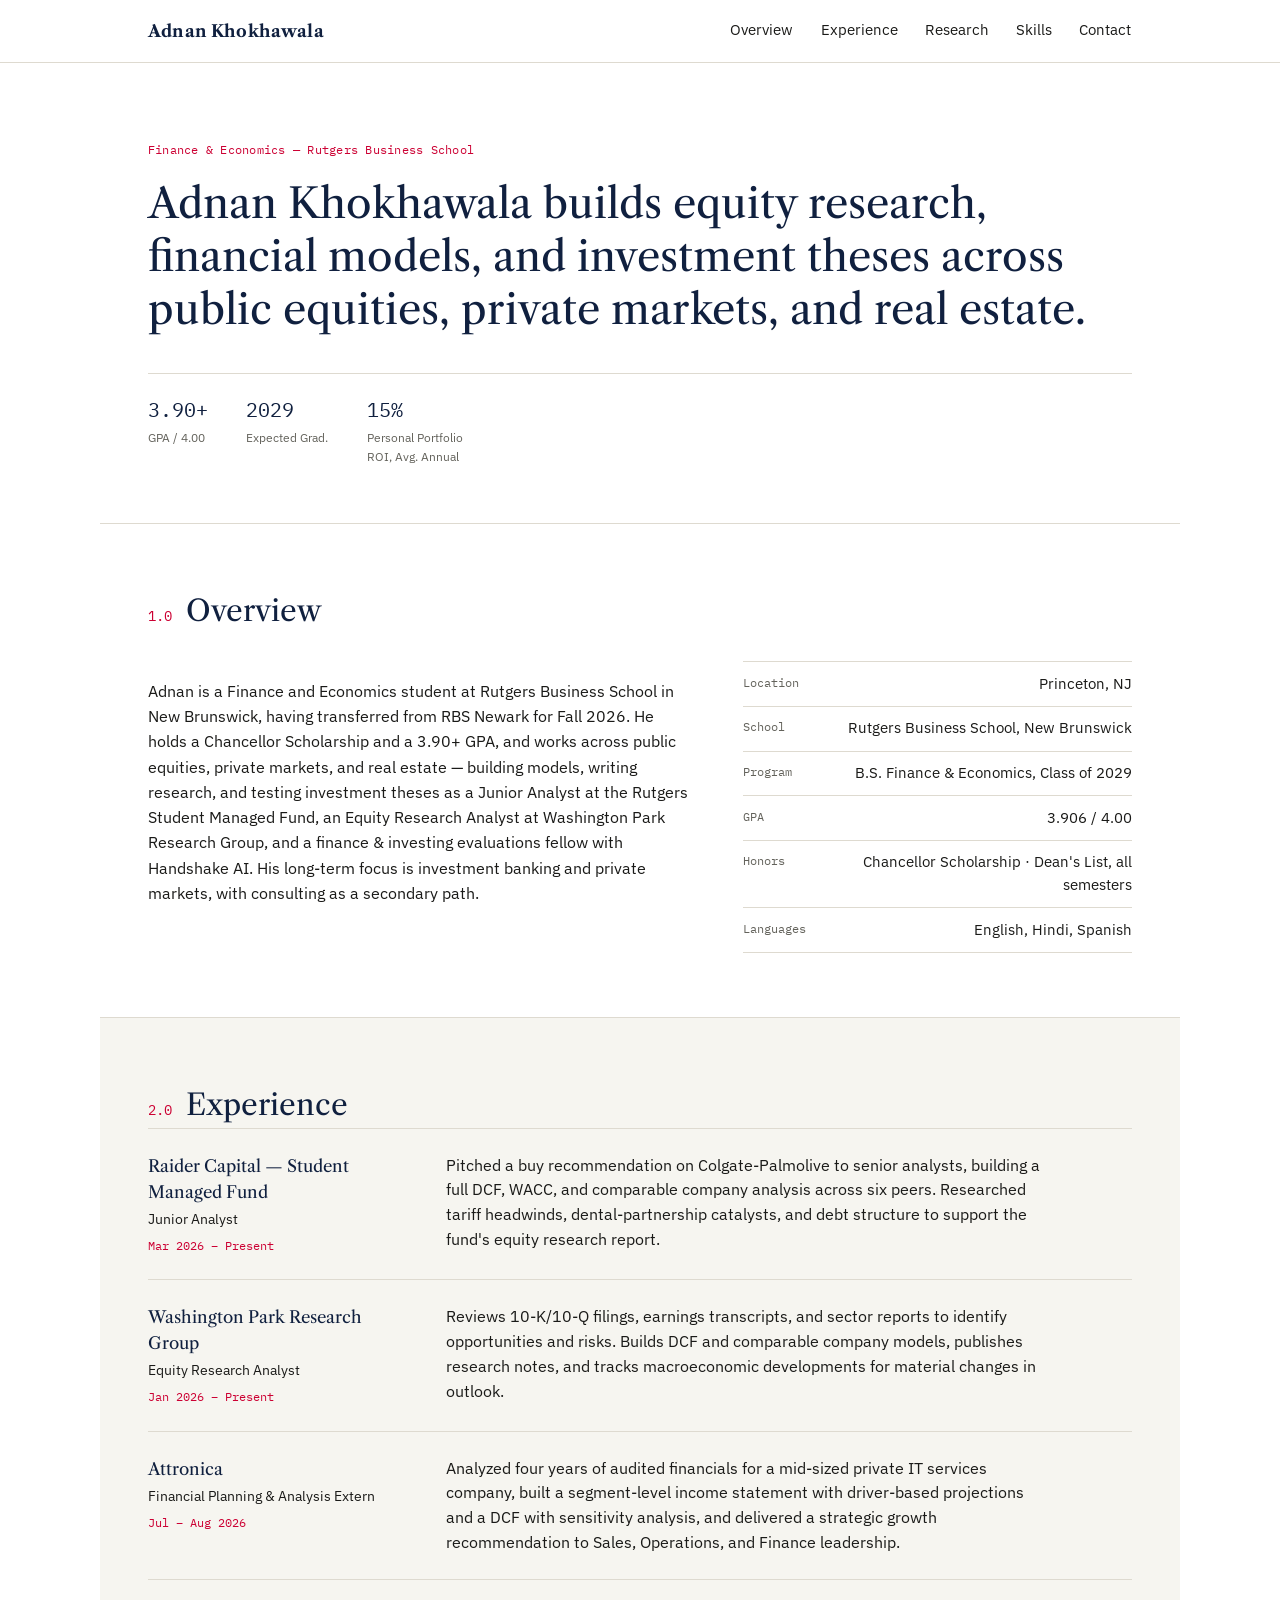
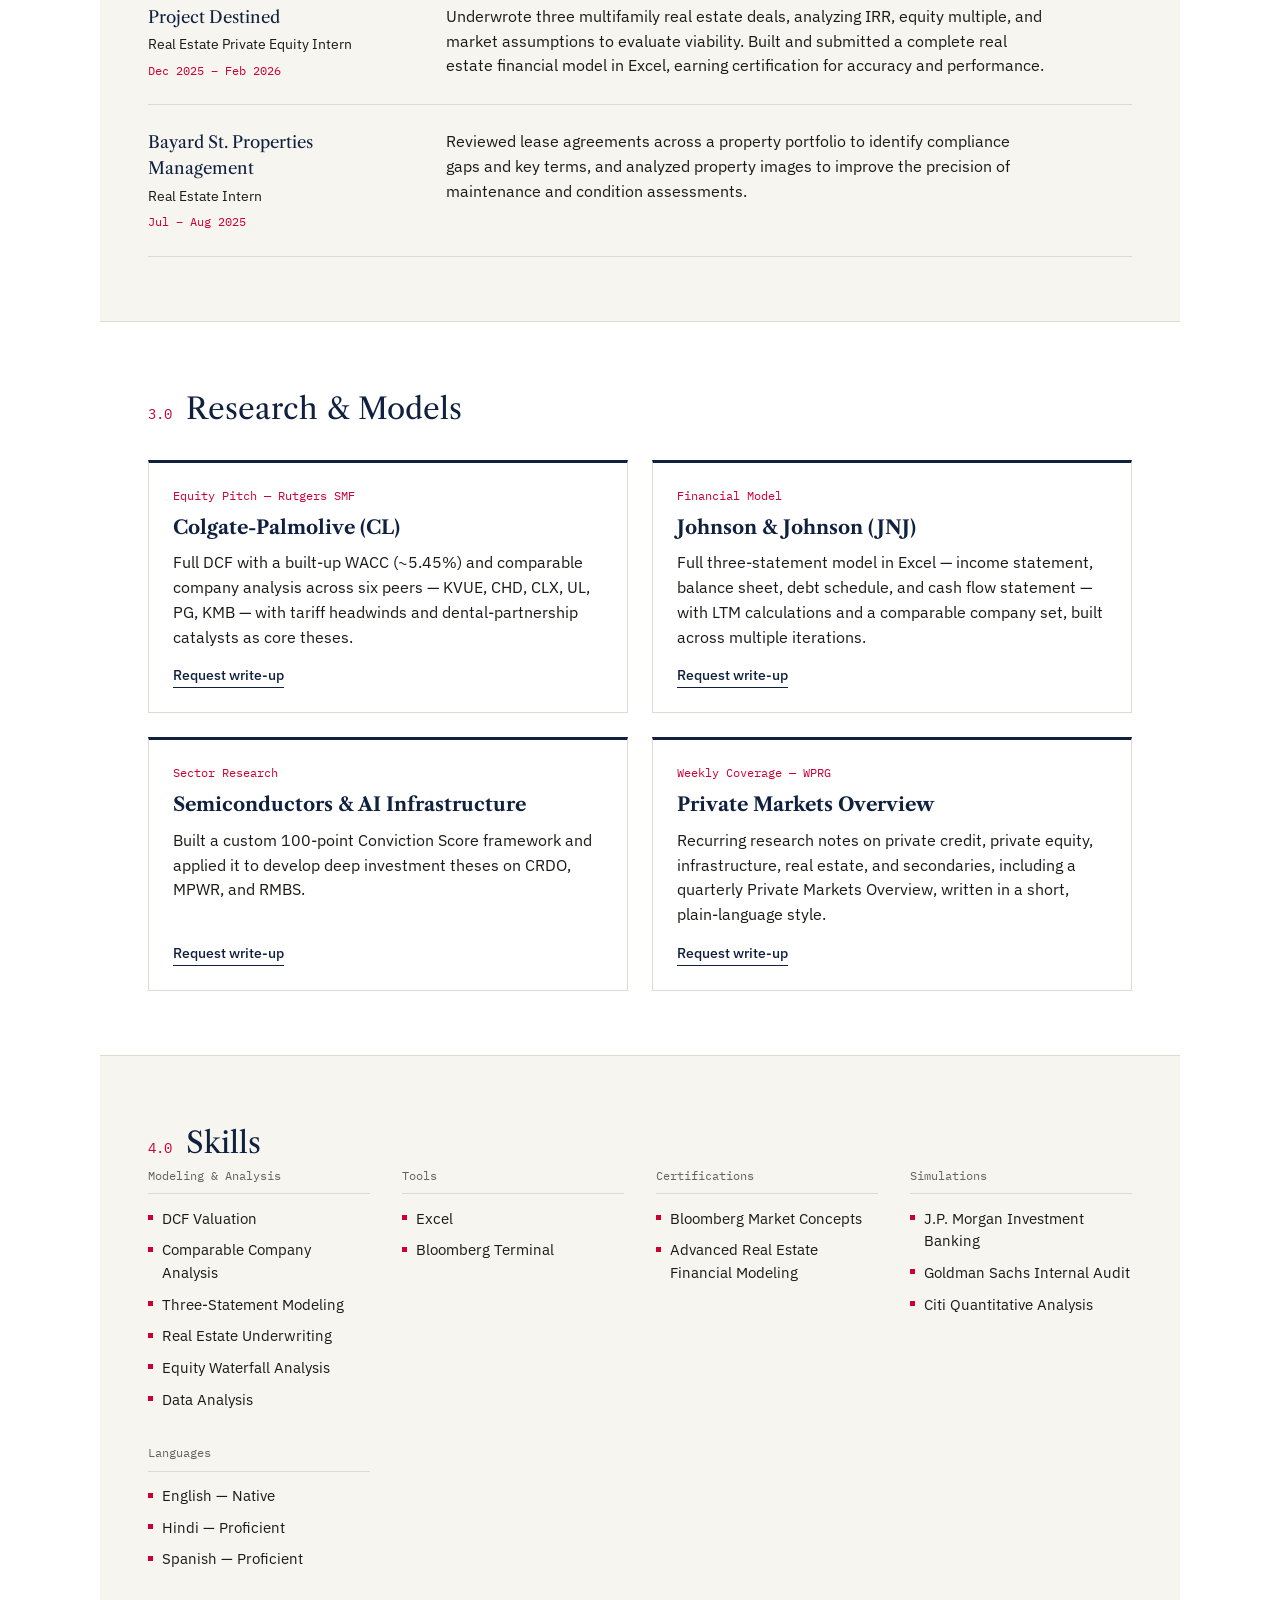
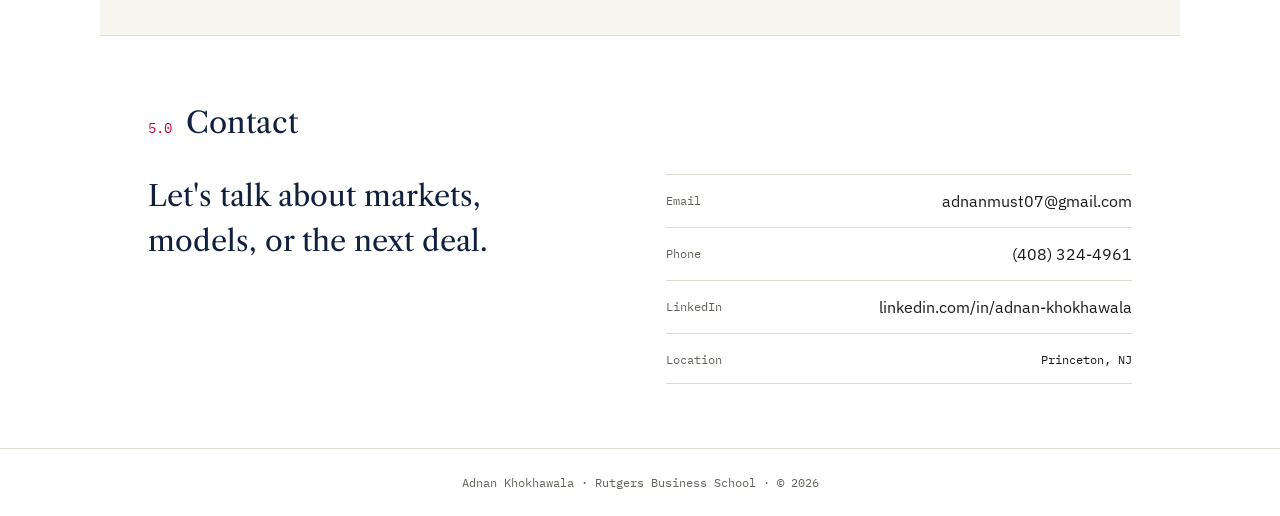
<file: index.html>
<!DOCTYPE html>
<html lang="en">
<head>
<meta charset="UTF-8">
<meta name="viewport" content="width=device-width, initial-scale=1.0">
<title>Adnan Khokhawala — Finance &amp; Equity Research</title>
<meta name="description" content="Adnan Khokhawala — Finance and Economics student at Rutgers Business School. Equity research, financial modeling, and private markets analysis.">
<link rel="preconnect" href="https://fonts.googleapis.com">
<link rel="preconnect" href="https://fonts.gstatic.com" crossorigin>
<link href="https://fonts.googleapis.com/css2?family=Libre+Caslon+Text:ital,wght@0,400;0,700;1,400&family=IBM+Plex+Sans:wght@400;500;600&family=IBM+Plex+Mono:wght@400;500&display=swap" rel="stylesheet">
<link rel="stylesheet" href="styles.css">
</head>
<body>

<a class="skip-link" href="#main">Skip to content</a>

<header class="masthead">
  <div class="masthead__inner">
    <a href="#top" class="masthead__name">Adnan Khokhawala</a>
    <button class="nav-toggle" id="navToggle" aria-expanded="false" aria-controls="primaryNav" aria-label="Toggle navigation">
      <span></span><span></span><span></span>
    </button>
    <nav class="nav" id="primaryNav" aria-label="Primary">
      <a href="#overview">Overview</a>
      <a href="#experience">Experience</a>
      <a href="#research">Research</a>
      <a href="#skills">Skills</a>
      <a href="#contact">Contact</a>
    </nav>
  </div>
</header>

<main id="main">

  <section class="hero" id="top">
    <div class="hero__grid">
      <div class="hero__text">
        <p class="hero__eyebrow">Finance &amp; Economics — Rutgers Business School</p>
        <h1 class="hero__statement">Adnan Khokhawala builds equity research, financial models, and investment theses across public equities, private markets, and real estate.</h1>
        <div class="hero__stats">
          <div class="stat">
            <span class="stat__value">3.90+</span>
            <span class="stat__label">GPA / 4.00</span>
          </div>
          <div class="stat">
            <span class="stat__value">2029</span>
            <span class="stat__label">Expected Grad.</span>
          </div>
          <div class="stat">
            <span class="stat__value">15%</span>
            <span class="stat__label">Personal Portfolio ROI, Avg. Annual</span>
          </div>
        </div>
      </div>
    </div>
  </section>

  <section class="section" id="overview">
    <div class="section__head">
      <span class="section__num">1.0</span>
      <h2>Overview</h2>
    </div>
    <div class="section__body overview__grid">
      <p class="overview__text">Adnan is a Finance and Economics student at Rutgers Business School in New Brunswick, having transferred from RBS Newark for Fall 2026. He holds a Chancellor Scholarship and a 3.90+ GPA, and works across public equities, private markets, and real estate — building models, writing research, and testing investment theses as a Junior Analyst at the Rutgers Student Managed Fund, an Equity Research Analyst at Washington Park Research Group, and a finance &amp; investing evaluations fellow with Handshake AI. His long-term focus is investment banking and private markets, with consulting as a secondary path.</p>
      <dl class="fact-list">
        <div><dt>Location</dt><dd>Princeton, NJ</dd></div>
        <div><dt>School</dt><dd>Rutgers Business School, New Brunswick</dd></div>
        <div><dt>Program</dt><dd>B.S. Finance &amp; Economics, Class of 2029</dd></div>
        <div><dt>GPA</dt><dd>3.906 / 4.00</dd></div>
        <div><dt>Honors</dt><dd>Chancellor Scholarship · Dean's List, all semesters</dd></div>
        <div><dt>Languages</dt><dd>English, Hindi, Spanish</dd></div>
      </dl>
    </div>
  </section>

  <section class="section section--alt" id="experience">
    <div class="section__head">
      <span class="section__num">2.0</span>
      <h2>Experience</h2>
    </div>
    <div class="section__body">
      <ul class="timeline">
        <li class="timeline__row">
          <div class="timeline__meta">
            <p class="timeline__org">Raider Capital — Student Managed Fund</p>
            <p class="timeline__role">Junior Analyst</p>
            <p class="timeline__date">Mar 2026 – Present</p>
          </div>
          <p class="timeline__desc">Pitched a buy recommendation on Colgate-Palmolive to senior analysts, building a full DCF, WACC, and comparable company analysis across six peers. Researched tariff headwinds, dental-partnership catalysts, and debt structure to support the fund's equity research report.</p>
        </li>
        <li class="timeline__row">
          <div class="timeline__meta">
            <p class="timeline__org">Washington Park Research Group</p>
            <p class="timeline__role">Equity Research Analyst</p>
            <p class="timeline__date">Jan 2026 – Present</p>
          </div>
          <p class="timeline__desc">Reviews 10-K/10-Q filings, earnings transcripts, and sector reports to identify opportunities and risks. Builds DCF and comparable company models, publishes research notes, and tracks macroeconomic developments for material changes in outlook.</p>
        </li>
        <li class="timeline__row">
          <div class="timeline__meta">
            <p class="timeline__org">Attronica</p>
            <p class="timeline__role">Financial Planning &amp; Analysis Extern</p>
            <p class="timeline__date">Jul – Aug 2026</p>
          </div>
          <p class="timeline__desc">Analyzed four years of audited financials for a mid-sized private IT services company, built a segment-level income statement with driver-based projections and a DCF with sensitivity analysis, and delivered a strategic growth recommendation to Sales, Operations, and Finance leadership.</p>
        </li>
        <li class="timeline__row">
          <div class="timeline__meta">
            <p class="timeline__org">Project Destined</p>
            <p class="timeline__role">Real Estate Private Equity Intern</p>
            <p class="timeline__date">Dec 2025 – Feb 2026</p>
          </div>
          <p class="timeline__desc">Underwrote three multifamily real estate deals, analyzing IRR, equity multiple, and market assumptions to evaluate viability. Built and submitted a complete real estate financial model in Excel, earning certification for accuracy and performance.</p>
        </li>
        <li class="timeline__row">
          <div class="timeline__meta">
            <p class="timeline__org">Bayard St. Properties Management</p>
            <p class="timeline__role">Real Estate Intern</p>
            <p class="timeline__date">Jul – Aug 2025</p>
          </div>
          <p class="timeline__desc">Reviewed lease agreements across a property portfolio to identify compliance gaps and key terms, and analyzed property images to improve the precision of maintenance and condition assessments.</p>
        </li>
      </ul>
    </div>
  </section>

  <section class="section" id="research">
    <div class="section__head">
      <span class="section__num">3.0</span>
      <h2>Research &amp; Models</h2>
    </div>
    <div class="section__body">
      <div class="cards">
        <article class="card">
          <p class="card__tag">Equity Pitch — Rutgers SMF</p>
          <h3 class="card__title">Colgate-Palmolive (CL)</h3>
          <p class="card__desc">Full DCF with a built-up WACC (~5.45%) and comparable company analysis across six peers — KVUE, CHD, CLX, UL, PG, KMB — with tariff headwinds and dental-partnership catalysts as core theses.</p>
          <a class="card__link" href="mailto:adnanmust07@gmail.com?subject=Write-up%20request%3A%20Colgate-Palmolive%20(CL)%20pitch">Request write-up</a>
        </article>
        <article class="card">
          <p class="card__tag">Financial Model</p>
          <h3 class="card__title">Johnson &amp; Johnson (JNJ)</h3>
          <p class="card__desc">Full three-statement model in Excel — income statement, balance sheet, debt schedule, and cash flow statement — with LTM calculations and a comparable company set, built across multiple iterations.</p>
          <a class="card__link" href="mailto:adnanmust07@gmail.com?subject=Write-up%20request%3A%20JNJ%20financial%20model">Request write-up</a>
        </article>
        <article class="card">
          <p class="card__tag">Sector Research</p>
          <h3 class="card__title">Semiconductors &amp; AI Infrastructure</h3>
          <p class="card__desc">Built a custom 100-point Conviction Score framework and applied it to develop deep investment theses on CRDO, MPWR, and RMBS.</p>
          <a class="card__link" href="mailto:adnanmust07@gmail.com?subject=Write-up%20request%3A%20Semiconductor%20%26%20AI%20infrastructure%20research">Request write-up</a>
        </article>
        <article class="card">
          <p class="card__tag">Weekly Coverage — WPRG</p>
          <h3 class="card__title">Private Markets Overview</h3>
          <p class="card__desc">Recurring research notes on private credit, private equity, infrastructure, real estate, and secondaries, including a quarterly Private Markets Overview, written in a short, plain-language style.</p>
          <a class="card__link" href="mailto:adnanmust07@gmail.com?subject=Write-up%20request%3A%20WPRG%20Private%20Markets%20Overview">Request write-up</a>
        </article>
      </div>
    </div>
  </section>

  <section class="section section--alt" id="skills">
    <div class="section__head">
      <span class="section__num">4.0</span>
      <h2>Skills</h2>
    </div>
    <div class="section__body">
      <div class="skills">
        <div class="skills__group">
          <p class="skills__label">Modeling &amp; Analysis</p>
          <ul class="tag-list">
            <li>DCF Valuation</li>
            <li>Comparable Company Analysis</li>
            <li>Three-Statement Modeling</li>
            <li>Real Estate Underwriting</li>
            <li>Equity Waterfall Analysis</li>
            <li>Data Analysis</li>
          </ul>
        </div>
        <div class="skills__group">
          <p class="skills__label">Tools</p>
          <ul class="tag-list">
            <li>Excel</li>
            <li>Bloomberg Terminal</li>
          </ul>
        </div>
        <div class="skills__group">
          <p class="skills__label">Certifications</p>
          <ul class="tag-list">
            <li>Bloomberg Market Concepts</li>
            <li>Advanced Real Estate Financial Modeling</li>
          </ul>
        </div>
        <div class="skills__group">
          <p class="skills__label">Simulations</p>
          <ul class="tag-list">
            <li>J.P. Morgan Investment Banking</li>
            <li>Goldman Sachs Internal Audit</li>
            <li>Citi Quantitative Analysis</li>
          </ul>
        </div>
        <div class="skills__group">
          <p class="skills__label">Languages</p>
          <ul class="tag-list">
            <li>English — Native</li>
            <li>Hindi — Proficient</li>
            <li>Spanish — Proficient</li>
          </ul>
        </div>
      </div>
    </div>
  </section>

  <section class="section contact" id="contact">
    <div class="section__head">
      <span class="section__num">5.0</span>
      <h2>Contact</h2>
    </div>
    <div class="section__body contact__grid">
      <p class="contact__line">Let's talk about markets, models, or the next deal.</p>
      <ul class="contact__list">
        <li><span>Email</span><a href="mailto:adnanmust07@gmail.com">adnanmust07@gmail.com</a></li>
        <li><span>Phone</span><a href="tel:+14083244961">(408) 324-4961</a></li>
        <li><span>LinkedIn</span><a href="https://linkedin.com/in/adnan-khokhawala" target="_blank" rel="noopener">linkedin.com/in/adnan-khokhawala</a></li>
        <li><span>Location</span><span class="contact__value">Princeton, NJ</span></li>
      </ul>
    </div>
  </section>

</main>

<footer class="footer">
  <p>Adnan Khokhawala <span>· Rutgers Business School · © <span id="year">2026</span></span></p>
</footer>

<script src="script.js"></script>
</body>
</html>
</file>
<file: styles.css>
/* ===========================================================
   Adnan Khokhawala — Portfolio
   Palette: white paper, deep navy structure, scarlet signal accent
   Type: Libre Caslon Text (headlines) / IBM Plex Sans (body, UI)
         / IBM Plex Mono (data labels, numbers)
   =========================================================== */

:root {
  --bg: #ffffff;
  --bg-alt: #f6f5f0;
  --navy: #10203f;
  --navy-soft: #1f3157;
  --scarlet: #cc0033;
  --ink: #1a1a18;
  --muted: #63625b;
  --line: #dedad0;
  --line-strong: #10203f;

  --serif: 'Libre Caslon Text', Georgia, 'Times New Roman', serif;
  --sans: 'IBM Plex Sans', -apple-system, BlinkMacSystemFont, 'Segoe UI', sans-serif;
  --mono: 'IBM Plex Mono', 'SFMono-Regular', Consolas, monospace;

  --max: 1080px;
  --gutter: clamp(1.25rem, 4vw, 3rem);
}

*, *::before, *::after { box-sizing: border-box; }

html { scroll-behavior: smooth; }
@media (prefers-reduced-motion: reduce) {
  html { scroll-behavior: auto; }
  *, *::before, *::after { animation-duration: 0.01ms !important; transition-duration: 0.01ms !important; }
}

body {
  margin: 0;
  background: var(--bg);
  color: var(--ink);
  font-family: var(--sans);
  font-size: 16px;
  line-height: 1.55;
  -webkit-font-smoothing: antialiased;
}

img { max-width: 100%; display: block; }

a {
  color: var(--navy);
  text-decoration: none;
}
a:hover { color: var(--scarlet); }

:focus-visible {
  outline: 2px solid var(--scarlet);
  outline-offset: 3px;
}

.skip-link {
  position: absolute;
  left: -999px;
  top: 0;
  background: var(--navy);
  color: #fff;
  padding: 0.75rem 1.25rem;
  z-index: 200;
}
.skip-link:focus {
  left: var(--gutter);
  top: 0.5rem;
}

/* ---------- Masthead ---------- */

.masthead {
  position: sticky;
  top: 0;
  z-index: 100;
  background: rgba(255, 255, 255, 0.94);
  backdrop-filter: saturate(140%) blur(6px);
  border-bottom: 1px solid var(--line);
}

.masthead__inner {
  max-width: var(--max);
  margin: 0 auto;
  padding: 0.95rem var(--gutter);
  display: flex;
  align-items: center;
  justify-content: space-between;
}

.masthead__name {
  font-family: var(--serif);
  font-size: 1.05rem;
  font-weight: 700;
  color: var(--navy);
  letter-spacing: 0.01em;
}
.masthead__name:hover { color: var(--scarlet); }

.nav {
  display: flex;
  gap: clamp(1rem, 2vw, 1.75rem);
}

.nav a {
  font-size: 0.92rem;
  color: var(--ink);
  padding: 0.25rem 0.05rem;
  border-bottom: 1px solid transparent;
}
.nav a:hover {
  color: var(--scarlet);
  border-bottom-color: var(--scarlet);
}

.nav-toggle {
  display: none;
  flex-direction: column;
  justify-content: center;
  gap: 5px;
  width: 34px;
  height: 34px;
  background: none;
  border: 1px solid var(--line);
  cursor: pointer;
  padding: 0;
}
.nav-toggle span {
  display: block;
  height: 1.5px;
  margin: 0 7px;
  background: var(--navy);
}

/* ---------- Hero ---------- */

.hero {
  max-width: var(--max);
  margin: 0 auto;
  padding: clamp(2.5rem, 6vw, 5rem) var(--gutter) clamp(2rem, 5vw, 3.5rem);
}

.hero__grid {
  display: grid;
  grid-template-columns: 1fr;
  align-items: center;
}

.hero__eyebrow {
  font-family: var(--mono);
  font-size: 0.78rem;
  color: var(--scarlet);
  margin: 0 0 1.1rem;
  letter-spacing: 0.02em;
}

.hero__statement {
  font-family: var(--serif);
  font-weight: 400;
  font-size: clamp(1.7rem, 3.4vw, 2.6rem);
  line-height: 1.28;
  color: var(--navy);
  margin: 0 0 2.25rem;
  max-width: 46ch;
}

.hero__stats {
  display: flex;
  gap: clamp(1.5rem, 3vw, 2.5rem);
  border-top: 1px solid var(--line);
  padding-top: 1.25rem;
}

.stat { display: flex; flex-direction: column; }

.stat__value {
  font-family: var(--mono);
  font-size: 1.25rem;
  color: var(--navy);
}

.stat__label {
  font-size: 0.78rem;
  color: var(--muted);
  margin-top: 0.2rem;
  max-width: 14ch;
}

/* ---------- Sections ---------- */

.section {
  max-width: var(--max);
  margin: 0 auto;
  padding: clamp(2.5rem, 6vw, 4rem) var(--gutter);
  border-top: 1px solid var(--line);
}

.section--alt { background: var(--bg-alt); }
.section--alt .section__head,
.section--alt .section__body { max-width: var(--max); margin: 0 auto; }

.section__head {
  display: flex;
  align-items: baseline;
  gap: 0.85rem;
  margin-bottom: 1.75rem;
}

.section__num {
  font-family: var(--mono);
  font-size: 0.85rem;
  color: var(--scarlet);
}

.section__head h2 {
  font-family: var(--serif);
  font-weight: 400;
  font-size: clamp(1.4rem, 2.4vw, 1.85rem);
  color: var(--navy);
  margin: 0;
}

/* ---------- Overview ---------- */

.overview__grid {
  display: grid;
  grid-template-columns: 1.4fr 1fr;
  gap: clamp(2rem, 4vw, 3.5rem);
  align-items: start;
}

.overview__text {
  font-size: 1.02rem;
  max-width: 62ch;
  color: var(--ink);
}

.fact-list {
  margin: 0;
  border-top: 1px solid var(--line);
}

.fact-list > div {
  display: flex;
  justify-content: space-between;
  gap: 1rem;
  padding: 0.65rem 0;
  border-bottom: 1px solid var(--line);
}

.fact-list dt {
  font-family: var(--mono);
  font-size: 0.78rem;
  color: var(--muted);
}

.fact-list dd {
  margin: 0;
  text-align: right;
  font-size: 0.92rem;
  color: var(--ink);
}

/* ---------- Experience timeline ---------- */

.timeline {
  list-style: none;
  margin: 0;
  padding: 0;
  border-top: 1px solid var(--line);
}

.timeline__row {
  display: grid;
  grid-template-columns: 260px 1fr;
  gap: clamp(1.25rem, 3vw, 2.5rem);
  padding: 1.5rem 0;
  border-bottom: 1px solid var(--line);
}

.timeline__org {
  font-family: var(--serif);
  font-size: 1.05rem;
  color: var(--navy);
  margin: 0 0 0.2rem;
}

.timeline__role {
  font-size: 0.9rem;
  color: var(--ink);
  margin: 0 0 0.35rem;
}

.timeline__date {
  font-family: var(--mono);
  font-size: 0.78rem;
  color: var(--scarlet);
  margin: 0;
}

.timeline__desc {
  margin: 0;
  color: var(--ink);
  max-width: 60ch;
}

/* ---------- Research cards ---------- */

.cards {
  display: grid;
  grid-template-columns: repeat(2, 1fr);
  gap: 1.5rem;
}

.card {
  border: 1px solid var(--line);
  border-top: 3px solid var(--navy);
  padding: 1.5rem;
  background: var(--bg);
  display: flex;
  flex-direction: column;
  gap: 0.5rem;
}

.card__tag {
  font-family: var(--mono);
  font-size: 0.72rem;
  color: var(--scarlet);
  margin: 0;
}

.card__title {
  font-family: var(--serif);
  font-size: 1.2rem;
  color: var(--navy);
  margin: 0;
}

.card__desc {
  color: var(--ink);
  margin: 0 0 0.5rem;
  flex-grow: 1;
}

.card__link {
  font-size: 0.88rem;
  font-weight: 500;
  color: var(--navy);
  border-bottom: 1px solid var(--navy);
  align-self: flex-start;
}
.card__link:hover {
  color: var(--scarlet);
  border-bottom-color: var(--scarlet);
}

/* ---------- Skills ---------- */

.skills {
  display: grid;
  grid-template-columns: repeat(auto-fit, minmax(200px, 1fr));
  gap: 2rem;
}

.skills__label {
  font-family: var(--mono);
  font-size: 0.78rem;
  color: var(--muted);
  margin: 0 0 0.85rem;
  border-bottom: 1px solid var(--line);
  padding-bottom: 0.5rem;
}

.tag-list {
  list-style: none;
  margin: 0;
  padding: 0;
  display: flex;
  flex-direction: column;
  gap: 0.55rem;
}

.tag-list li {
  font-size: 0.92rem;
  color: var(--ink);
  padding-left: 0.9rem;
  position: relative;
}

.tag-list li::before {
  content: "";
  position: absolute;
  left: 0;
  top: 0.5em;
  width: 5px;
  height: 5px;
  background: var(--scarlet);
}

/* ---------- Contact ---------- */

.contact__grid {
  display: grid;
  grid-template-columns: 1fr 1fr;
  gap: clamp(2rem, 4vw, 3.5rem);
  align-items: start;
}

.contact__line {
  font-family: var(--serif);
  font-size: clamp(1.3rem, 2.6vw, 1.8rem);
  color: var(--navy);
  max-width: 20ch;
  margin: 0;
}

.contact__list {
  list-style: none;
  margin: 0;
  padding: 0;
  border-top: 1px solid var(--line);
}

.contact__list li {
  display: flex;
  justify-content: space-between;
  gap: 1rem;
  padding: 0.85rem 0;
  border-bottom: 1px solid var(--line);
}

.contact__list span {
  font-family: var(--mono);
  font-size: 0.78rem;
  color: var(--muted);
  padding-top: 0.15rem;
}

.contact__list a,
.contact__list .contact__value {
  color: var(--ink);
  text-align: right;
}
.contact__list a:hover { color: var(--scarlet); }

/* ---------- Footer ---------- */

.footer {
  border-top: 1px solid var(--line);
  padding: 1.5rem var(--gutter);
  text-align: center;
}

.footer p {
  font-family: var(--mono);
  font-size: 0.78rem;
  color: var(--muted);
  margin: 0;
}

.footer span { color: var(--muted); }

/* ---------- Responsive ---------- */

@media (max-width: 860px) {
  .nav {
    position: absolute;
    top: 100%;
    left: 0;
    right: 0;
    background: var(--bg);
    border-bottom: 1px solid var(--line);
    flex-direction: column;
    padding: 0.5rem var(--gutter) 1rem;
    display: none;
  }
  .nav.is-open { display: flex; }
  .nav-toggle { display: flex; }

  .overview__grid { grid-template-columns: 1fr; }
  .timeline__row { grid-template-columns: 1fr; gap: 0.5rem; }
  .cards { grid-template-columns: 1fr; }
  .contact__grid { grid-template-columns: 1fr; }
}
</file>
